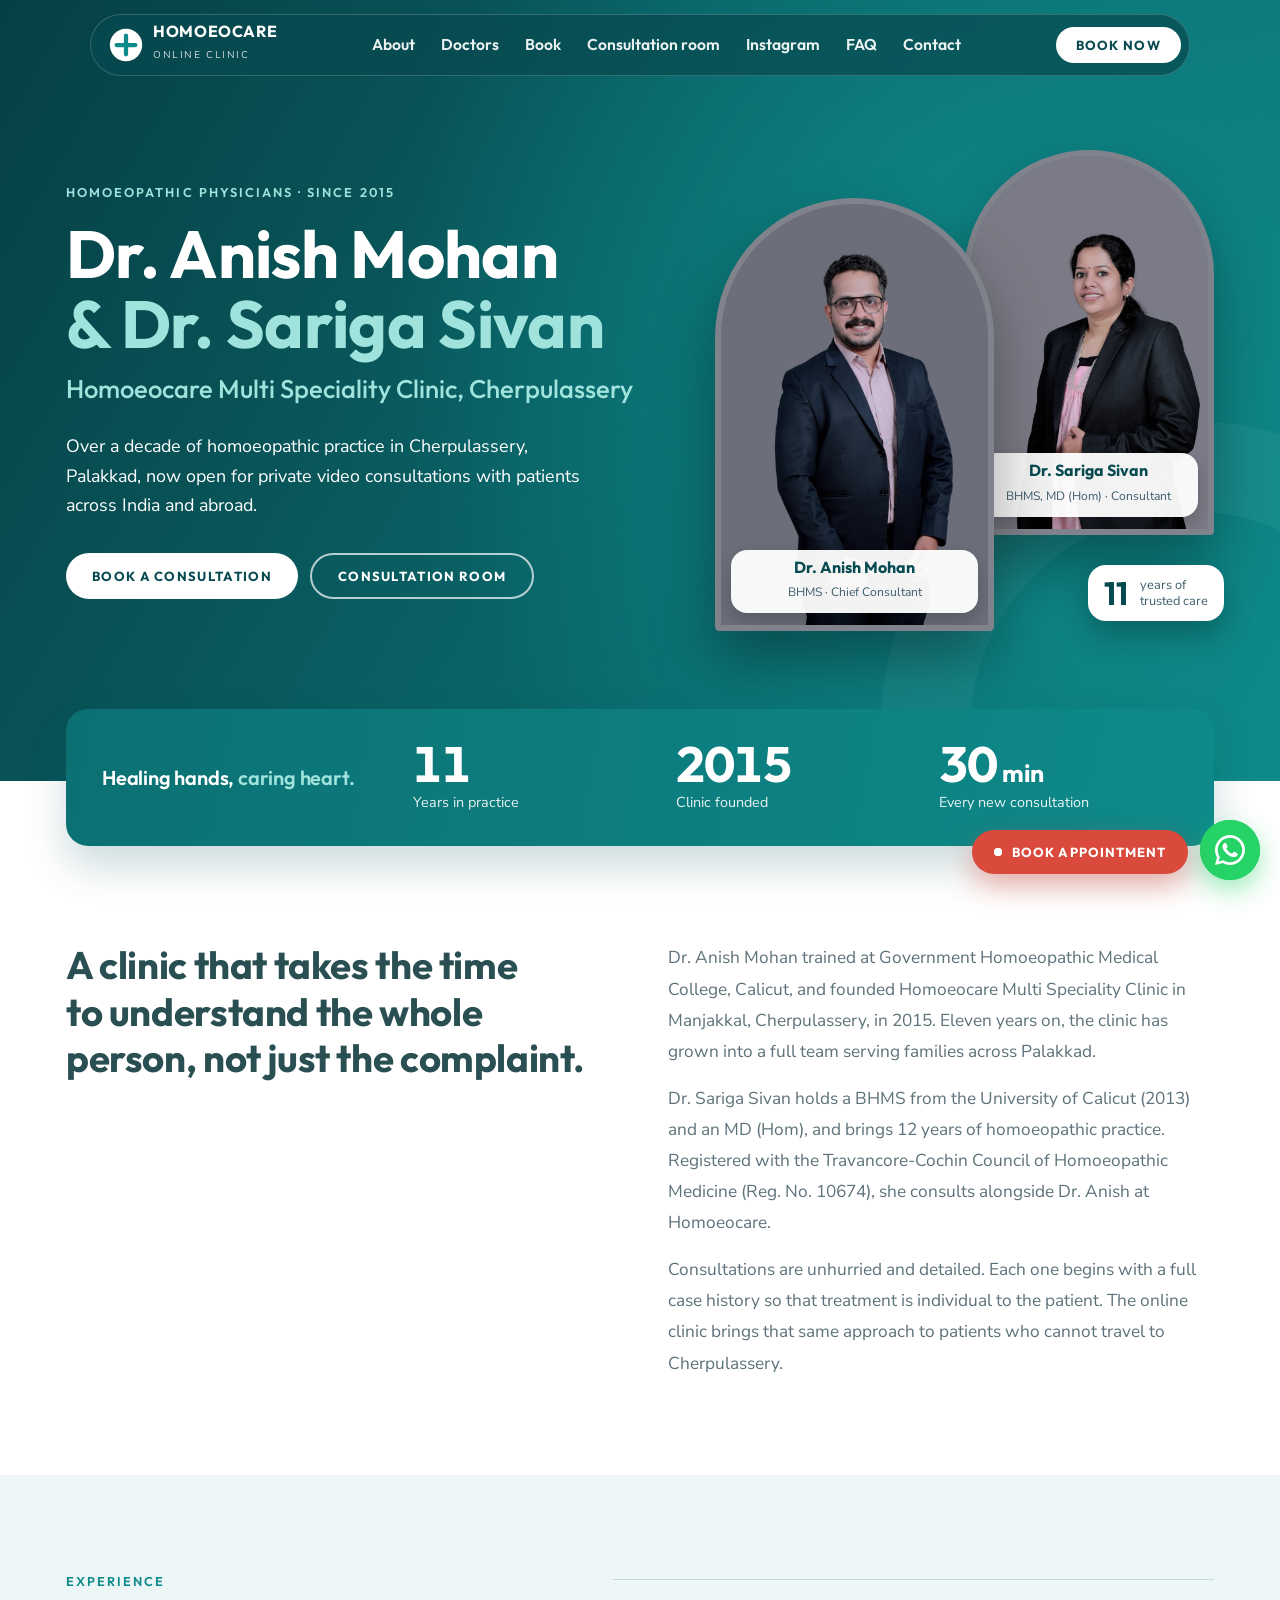
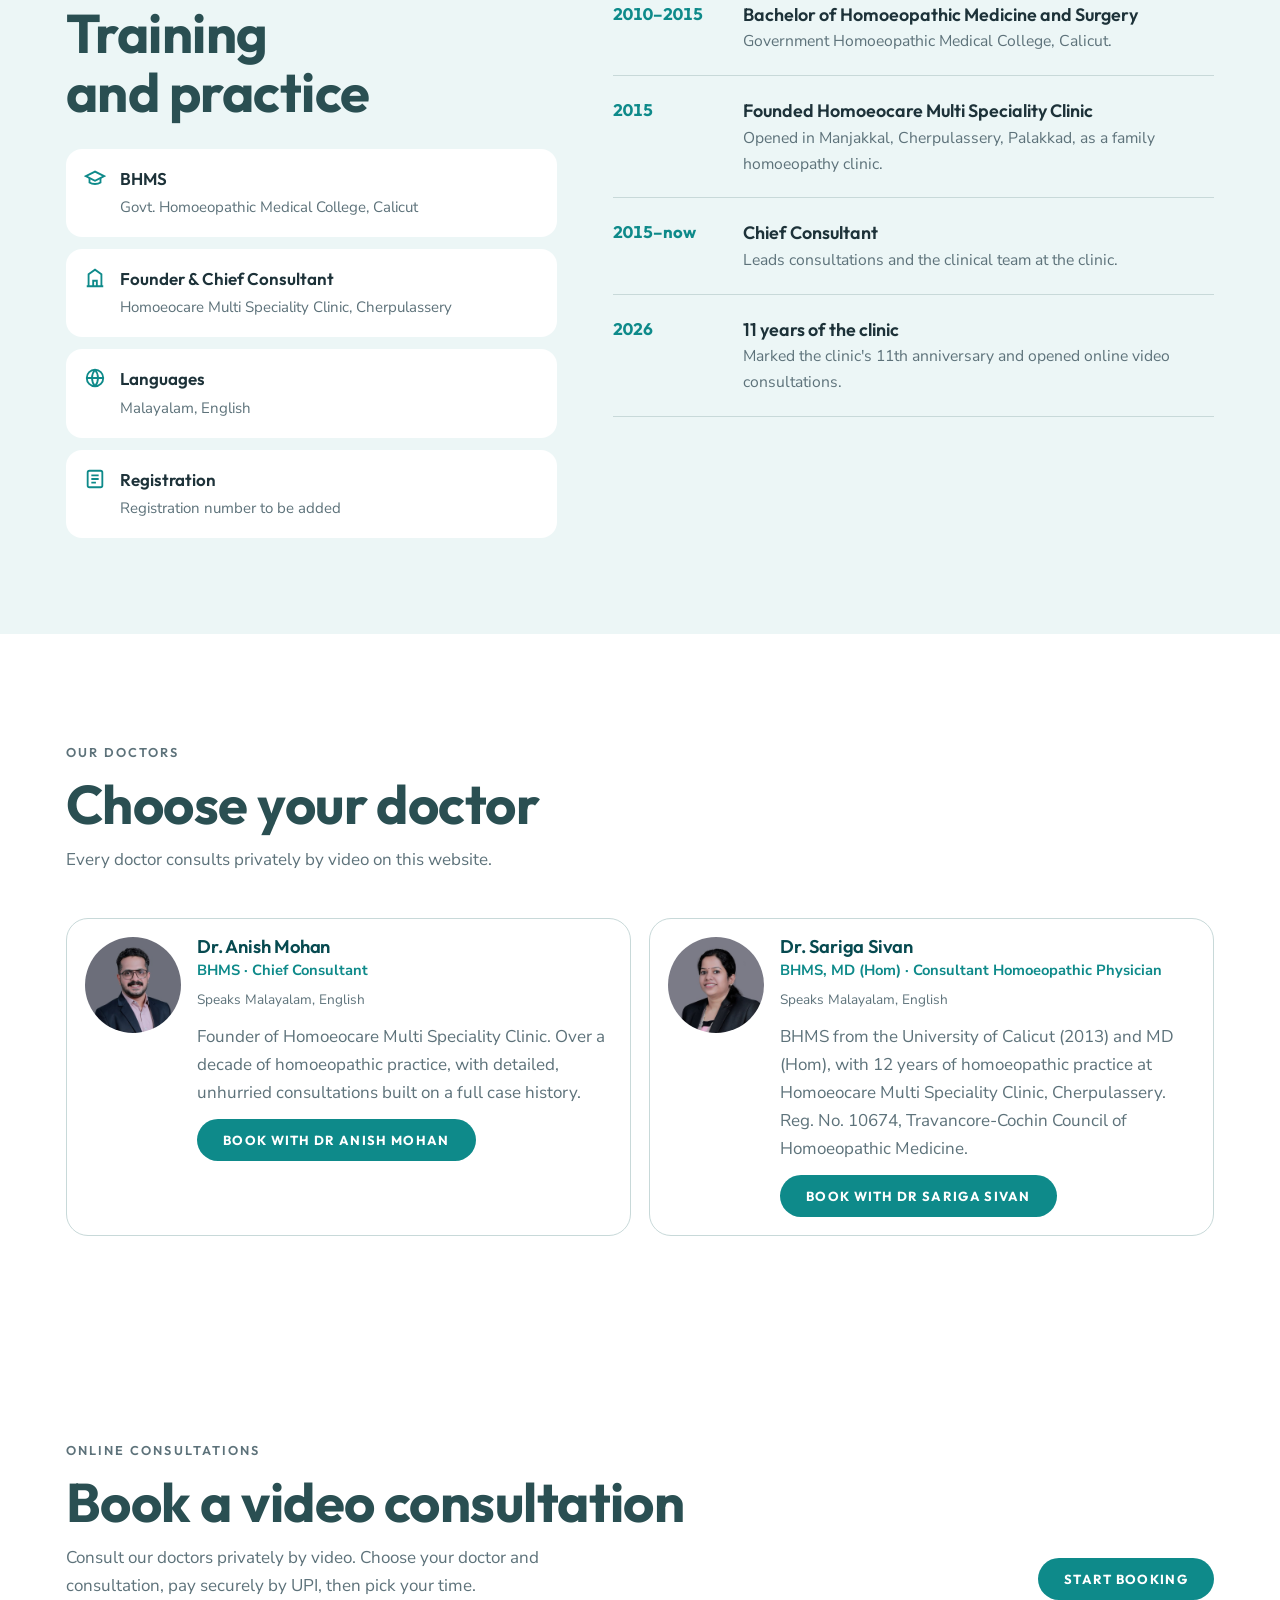
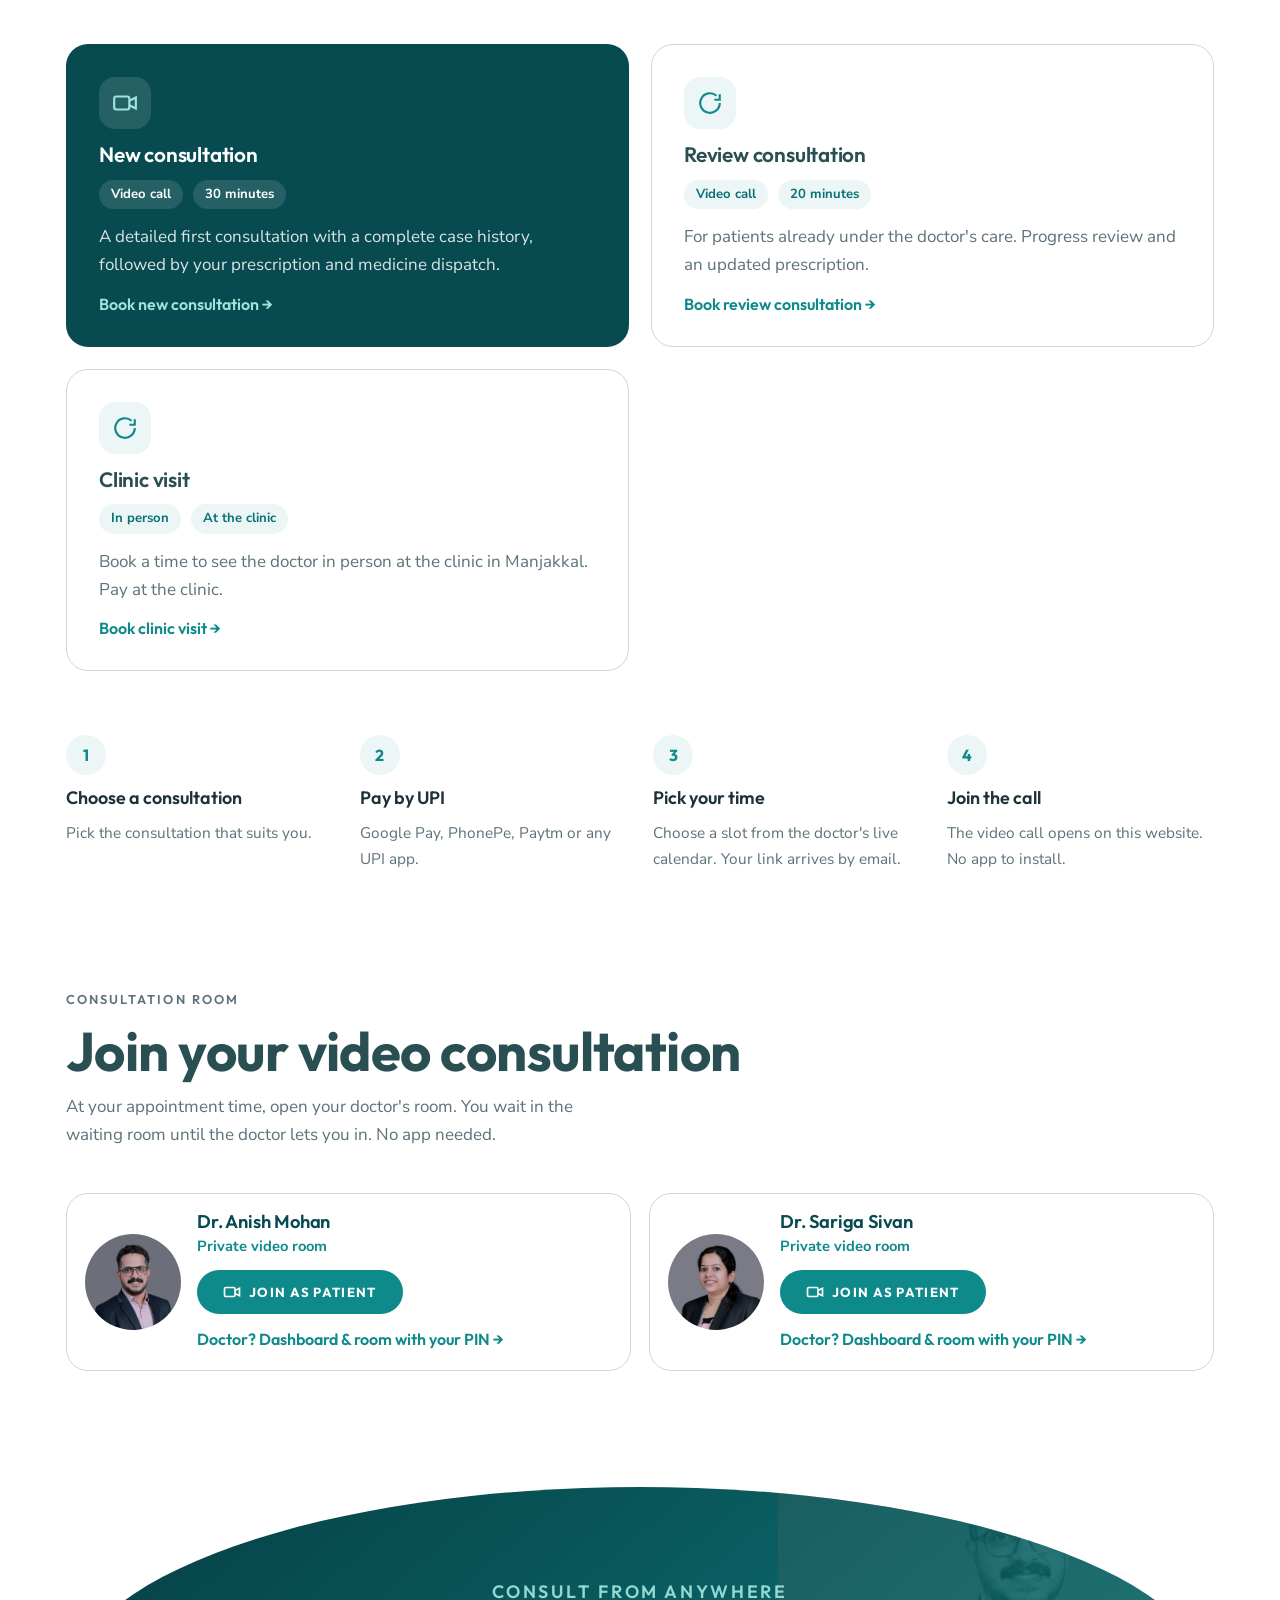
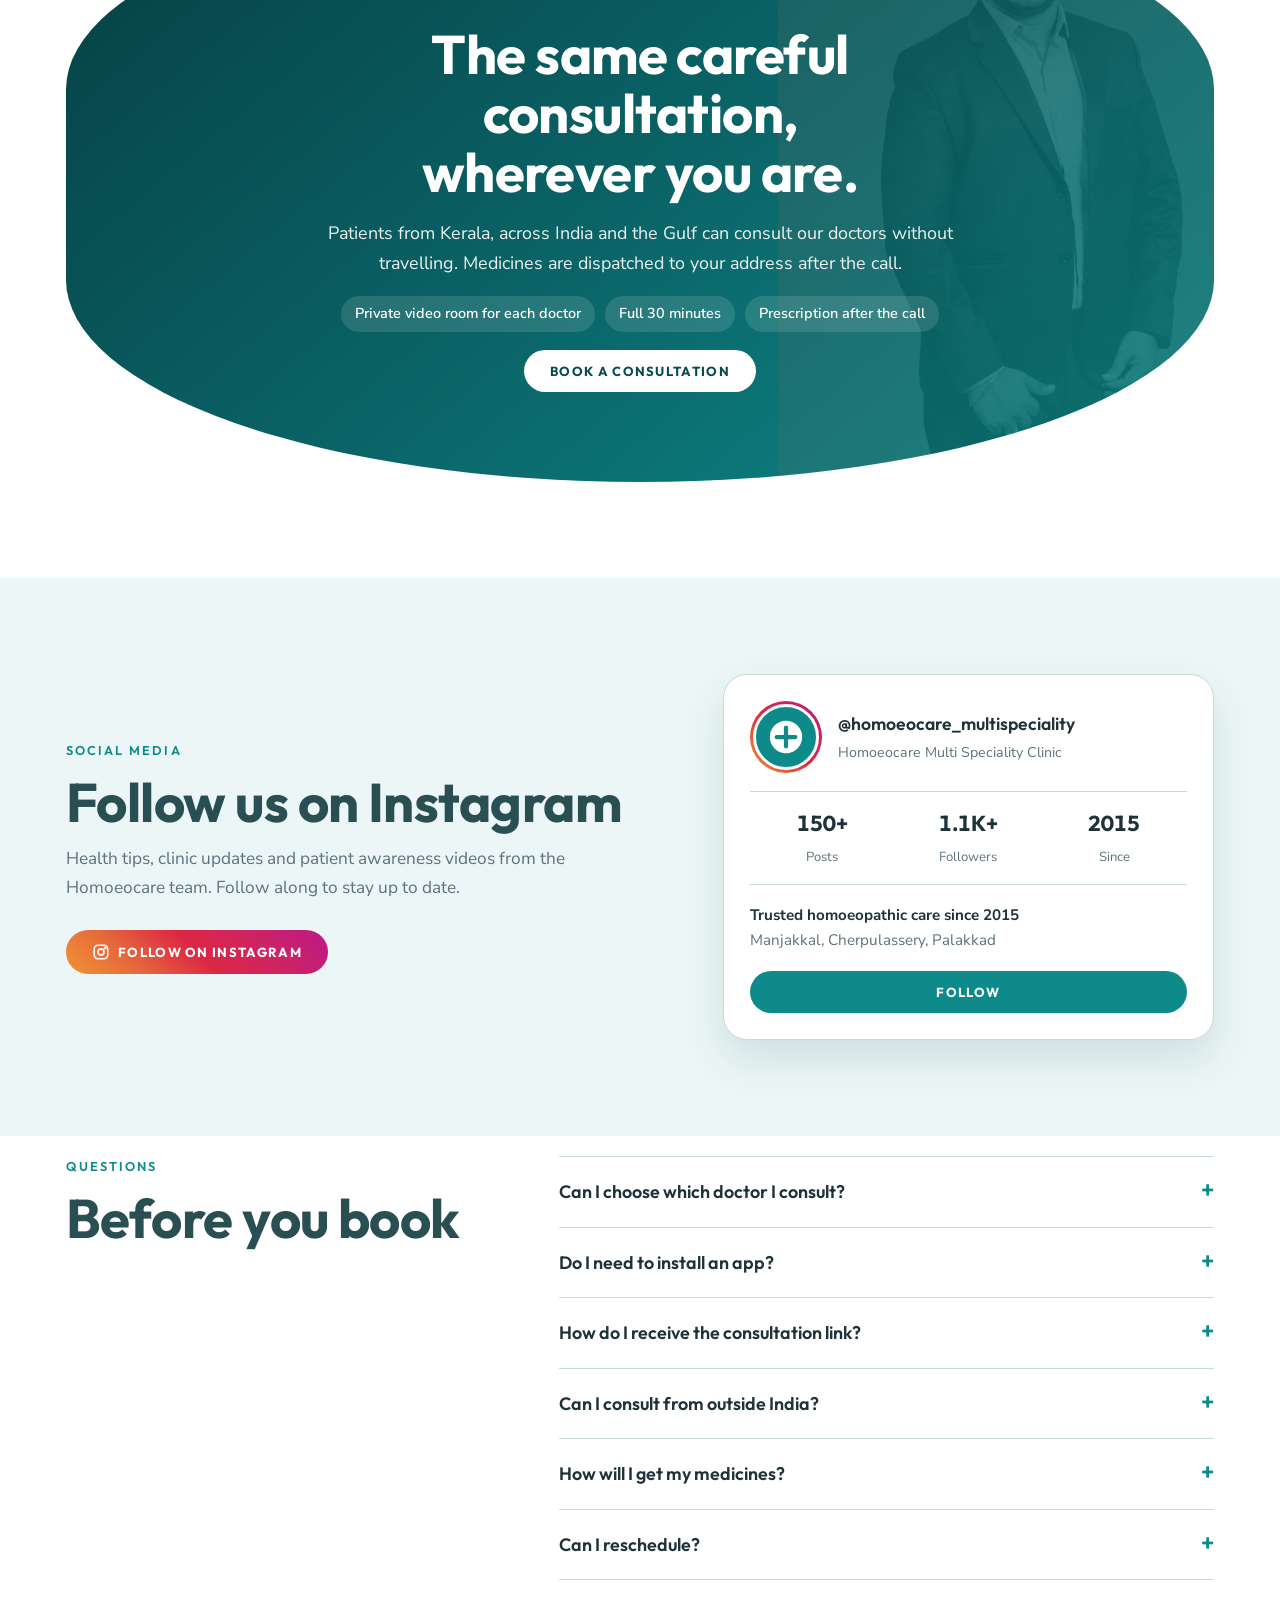
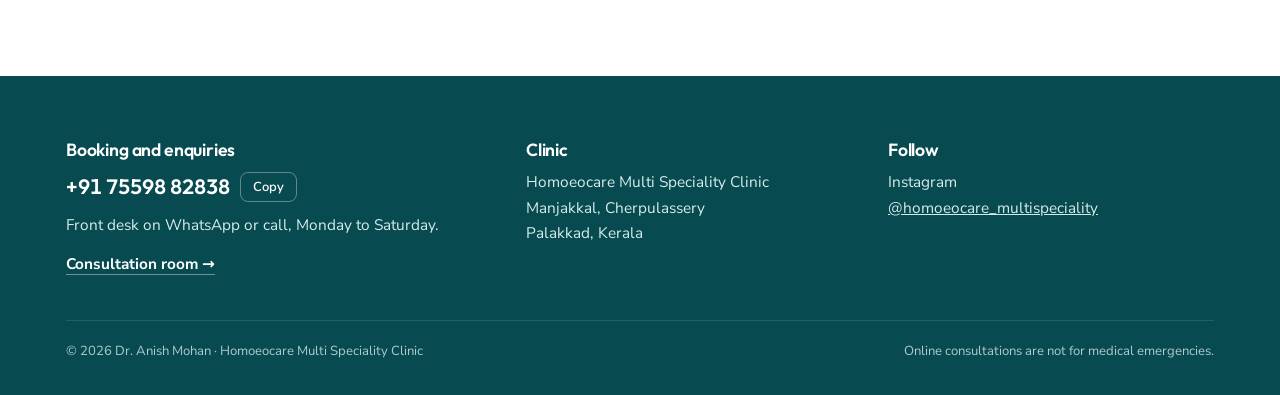
<file: index.html>
<!doctype html>
<html lang="en">
<head>
<meta charset="utf-8">
<meta name="viewport" content="width=device-width, initial-scale=1, viewport-fit=cover">
<title>Homoeocare Multi Speciality Clinic | Online Consultations</title>
<meta name="description" content="Homoeocare Multi Speciality Clinic, Cherpulassery. Book a private online video consultation with Dr. Anish Mohan or Dr. Sariga Sivan.">
<link rel="canonical" href="https://homoeocareonline.com/">
<meta property="og:type" content="website">
<meta property="og:url" content="https://homoeocareonline.com/">
<meta property="og:title" content="Homoeocare Multi Speciality Clinic | Online Consultations">
<meta property="og:description" content="Private online video consultations with Dr. Anish Mohan and Dr. Sariga Sivan, Homoeocare Multi Speciality Clinic, Cherpulassery.">
<meta property="og:image" content="https://homoeocareonline.com/dr-anish.jpg">
<script type="application/ld+json">
{"@context":"https://schema.org","@type":"MedicalClinic","name":"Homoeocare Multi Speciality Clinic","url":"https://homoeocareonline.com/","telephone":"+91 75598 82838","image":"https://homoeocareonline.com/dr-anish.jpg","address":{"@type":"PostalAddress","streetAddress":"Opp. BPCL Petrol Pump, Manjakkal","addressLocality":"Cherpulassery","addressRegion":"Kerala","postalCode":"679503","addressCountry":"IN"},"geo":{"@type":"GeoCoordinates","latitude":10.874368,"longitude":76.2967026},"sameAs":["https://www.instagram.com/homoeocare_multispeciality/"],"employee":[{"@type":"Physician","name":"Dr. Anish Mohan"},{"@type":"Physician","name":"Dr. Sariga Sivan"}]}
</script>
<style>:root{padding-top:env(safe-area-inset-top,0px);padding-bottom:env(safe-area-inset-bottom,0px)}body{margin:0}img{max-width:100%}[hidden]{display:none!important}</style>
<link rel="preconnect" href="https://fonts.googleapis.com">
<link rel="stylesheet" href="https://fonts.googleapis.com/css2?family=Outfit:wght@500;600;700;800&family=Nunito+Sans:opsz,wght@6..12,400;6..12,600;6..12,700&display=swap">
<link rel="stylesheet" href="style.css">
<link rel="manifest" href="manifest.webmanifest">
<link rel="icon" type="image/png" href="icons/icon-192.png">
<link rel="apple-touch-icon" href="icons/icon-192.png">
<!-- Doctor details live in config.js. Do not edit this file for a new doctor. -->
<script>document.write('<script src="config.js?v=' + Date.now() + '"><\/script>')</script><!-- always the newest settings -->
</head>
<body>
<div id="app"></div>
<div class="overlay" id="ov" hidden>
  <div class="sheet" role="dialog" aria-modal="true" aria-labelledby="sheet-title">
    <div class="sheet-top"><h3 id="sheet-title">Book a consultation</h3><button class="x" id="close" aria-label="Close">×</button></div>
    <div class="prog" aria-hidden="true"><i></i><i></i><i></i></div>
    <div id="stepbox"></div>
  </div>
</div>
<script src="qrcode.js"></script>
<script src="app.js"></script>
</body>
</html>
</file>
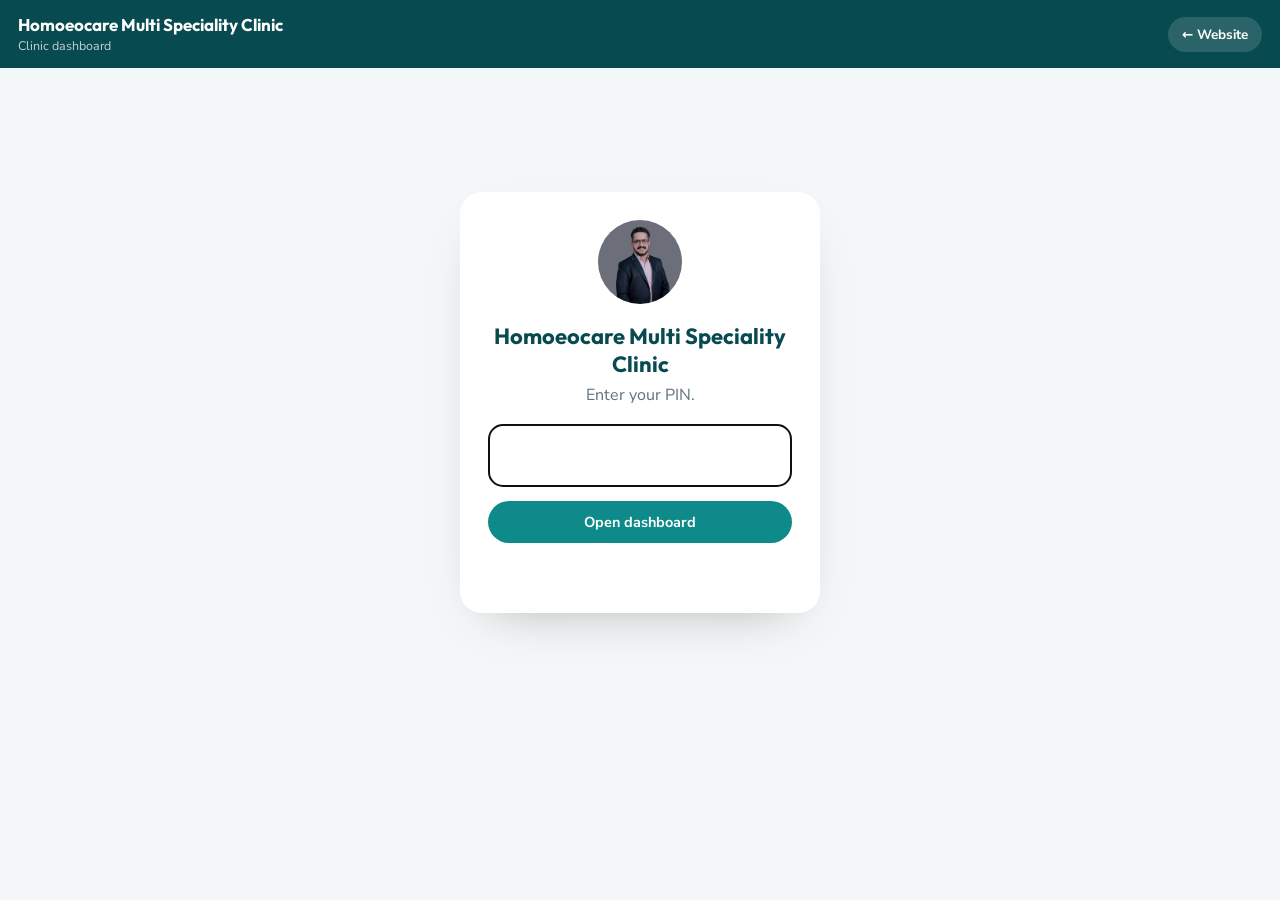
<file: doctor.html>
<!doctype html>
<html lang="en">
<head>
<meta charset="utf-8">
<meta name="viewport" content="width=device-width, initial-scale=1, viewport-fit=cover">
<meta name="robots" content="noindex">
<title>Clinic dashboard</title>
<link rel="manifest" href="manifest.webmanifest">
<link rel="icon" type="image/png" href="icons/icon-192.png">
<link rel="apple-touch-icon" href="icons/icon-192.png">
<link rel="preconnect" href="https://fonts.googleapis.com">
<link href="https://fonts.googleapis.com/css2?family=Outfit:wght@600;700&family=Nunito+Sans:wght@400;600;700&display=swap" rel="stylesheet">
<script>document.write('<script src="config.js?v=' + Date.now() + '"><\/script>')</script><!-- always the newest settings -->
<!-- DotCom Pro: doctor / front-desk page. Details from config.js; every key stays in the Cloudflare helper. -->
<style>
  :root{--brand:#0e8a8a;--deep:#074a50;--accent:#d94a3d;--light:#9fe3dc;--bg:#f3f7f8;--card:#fff;--fg:#1d3239;--muted:#5d727a;--line:#e1eaec;--ok:#1e8e3e}
  *{box-sizing:border-box;margin:0;padding:0}
  body{font-family:"Nunito Sans",system-ui,sans-serif;background:var(--bg);color:var(--fg);min-height:100dvh;padding-bottom:env(safe-area-inset-bottom)}
  button,input,select{font:inherit}button{cursor:pointer}
  header{background:var(--deep);color:#fff;padding:calc(14px + env(safe-area-inset-top)) 18px 14px;display:flex;align-items:center;justify-content:space-between;gap:12px;position:sticky;top:0;z-index:5}
  header b{font:700 17px Outfit}header small{display:block;opacity:.75;font-size:12.5px}
  .hacts{display:flex;align-items:center;gap:6px;flex-wrap:wrap;justify-content:flex-end}
  a.hbtn{text-decoration:none;display:inline-block}
  .hbtn{white-space:nowrap}
  .hbtn{background:rgba(255,255,255,.14);color:#fff;border:0;border-radius:999px;padding:8px 14px;font-weight:700;font-size:13.5px}
  main{max-width:820px;margin:0 auto;padding:16px}
  .login{max-width:360px;margin:12vh auto 0;background:var(--card);border-radius:22px;padding:28px;text-align:center;box-shadow:0 20px 50px -30px rgba(0,0,0,.35)}
  .login img{width:84px;height:84px;border-radius:50%;object-fit:cover;object-position:center 20%;margin-bottom:12px}
  .login h1{font:700 22px Outfit;color:var(--deep)}
  .login p{color:var(--muted);margin:6px 0 18px}
  .pin{width:100%;font:700 26px Outfit;letter-spacing:.4em;text-align:center;padding:14px;border:1.5px solid var(--line);border-radius:14px;margin-bottom:14px}
  .btn{display:inline-flex;align-items:center;justify-content:center;gap:8px;border:0;border-radius:999px;padding:11px 18px;font-weight:700;font-size:14.5px;background:var(--brand);color:#fff;text-decoration:none}
  .btn.full{width:100%}.btn.ghost{background:transparent;color:var(--deep);border:1.5px solid var(--line)}
  .btn.ok{background:var(--ok)}.btn.no{background:#fff;color:#b3261e;border:1.5px solid #f1c9c6}.btn.wa{background:#25d366}
  .btn.sm{padding:8px 12px;font-size:13px}
  .btn:disabled{opacity:.55;cursor:wait}
  .err{color:#b3261e;min-height:1.3em;margin-top:10px;font-size:14px}
  .tabs{display:flex;gap:6px;margin:4px 0 14px;overflow-x:auto}
  .tab{flex:1;min-width:max-content;border:1.5px solid var(--line);background:var(--card);border-radius:14px;padding:11px 12px;font-weight:700;color:var(--muted)}
  .tab[aria-selected=true]{background:var(--deep);color:#fff;border-color:var(--deep)}
  .tab .n{display:inline-grid;place-items:center;min-width:20px;height:20px;border-radius:10px;background:var(--accent);color:#fff;font-size:11.5px;margin-left:6px;padding:0 6px}
  .tab[aria-selected=true] .n{background:#fff;color:var(--deep)}
  .chips{display:flex;gap:6px;flex-wrap:wrap;margin-bottom:12px}
  .roombar{display:flex;flex-wrap:wrap;align-items:center;justify-content:space-between;gap:12px;background:var(--deep);color:#fff;border-radius:18px;padding:16px 18px;margin-bottom:12px}
  .roombar b{display:block;font-size:17px}.roombar span{font-size:13px;opacity:.85}
  .roombar .rbtns{display:flex;gap:8px;flex-wrap:wrap}.roombar .btn{background:#fff;color:var(--deep)}
  .chip{border:1.5px solid var(--line);background:var(--card);border-radius:999px;padding:6px 12px;font-weight:700;font-size:13px;color:var(--muted)}
  .chip[aria-pressed=true]{background:var(--brand);border-color:var(--brand);color:#fff}
  .card{background:var(--card);border-radius:18px;padding:16px;margin-bottom:12px;border:1px solid var(--line)}
  .card .top{display:flex;justify-content:space-between;gap:10px;align-items:flex-start}
  .card h3{font:700 17px Outfit;color:var(--deep)}
  .when{font-weight:700;text-align:right;white-space:nowrap}.when small{display:block;font-weight:600;color:var(--muted)}
  .meta{color:var(--muted);font-size:14px;margin-top:6px;display:grid;gap:3px}
  .meta a{color:var(--brand);font-weight:700;text-decoration:none}
  .tag{display:inline-block;background:#eef8f1;color:var(--ok);font-weight:700;border-radius:8px;padding:2px 8px;font-size:12.5px}
  .tag.doc{background:#eef4f8;color:var(--deep)}
  .acts{display:flex;gap:8px;flex-wrap:wrap;margin-top:12px}.acts .btn{flex:1;min-width:110px}
  .empty{text-align:center;color:var(--muted);padding:40px 10px}
  .note{font-size:13px;color:var(--muted)}
  .notify{background:#fff8e6;border:1px solid #f3dfa8;border-radius:14px;padding:12px 14px;display:flex;gap:10px;align-items:center;justify-content:space-between;margin-bottom:12px;font-size:14px}
  .today{border-left:4px solid var(--accent)}
  .panel{background:var(--card);border:1px solid var(--line);border-radius:18px;padding:18px;margin-bottom:12px}
  .panel h3{font:700 18px Outfit;color:var(--deep);margin-bottom:10px}
  .row{display:flex;gap:10px;flex-wrap:wrap;align-items:end}
  .row label{display:grid;gap:4px;font-size:13px;font-weight:700;color:var(--muted);flex:1;min-width:140px}
  .row input,.row select{padding:10px 12px;border:1.5px solid var(--line);border-radius:12px;background:#fff}
  .stats{display:grid;grid-template-columns:repeat(auto-fit,minmax(120px,1fr));gap:10px;margin:12px 0}
  .stat{background:var(--bg);border-radius:14px;padding:12px}.stat b{display:block;font:700 22px Outfit;color:var(--deep)}.stat span{font-size:12.5px;color:var(--muted)}
  table{width:100%;border-collapse:collapse;font-size:14px;margin-top:8px}td,th{padding:7px 6px;border-bottom:1px solid var(--line);text-align:left}th{color:var(--muted);font-size:12.5px}
  .toast{position:fixed;left:50%;bottom:calc(20px + env(safe-area-inset-bottom));transform:translateX(-50%);background:var(--deep);color:#fff;padding:12px 16px;border-radius:16px;font-weight:700;box-shadow:0 10px 30px -10px rgba(0,0,0,.4);display:none;align-items:center;gap:10px;max-width:calc(100% - 32px);z-index:20}
  .toast.on{display:flex}
  dialog{border:0;border-radius:20px;padding:22px;max-width:400px;width:calc(100% - 32px)}
  dialog::backdrop{background:rgba(0,0,0,.4)}
  dialog h3{font:700 19px Outfit;color:var(--deep);margin-bottom:8px}
  dialog textarea{width:100%;min-height:80px;border:1.5px solid var(--line);border-radius:12px;padding:10px;margin:10px 0}
</style>
</head>
<body>
<header><div><b id="dn"></b><small id="who">Clinic dashboard</small></div><div class="hacts"><a class="hbtn" href="./">← Website</a><span id="hdrBtns" hidden><button class="hbtn" id="refresh">Refresh</button> <button class="hbtn" id="logout">Log out</button></span></div></header>
<main id="main"></main>
<dialog id="dlg"></dialog>
<div class="toast" id="toast"><span id="toastMsg"></span></div>
<script src="jspdf.min.js"></script>
<script>
(function(){
const S = window.SITE, DOCS = S.doctors || [], CL = S.clinic || {};
const API = ((S.helper && S.helper.url) || "").replace(/\/$/, "");
const $ = id => document.getElementById(id);
const esc = s => String(s ?? "").replace(/[&<>"]/g, c => ({ "&":"&amp;","<":"&lt;",">":"&gt;",'"':"&quot;" }[c]));
const r = document.documentElement.style;
r.setProperty("--brand", S.theme.brand); r.setProperty("--deep", S.theme.brandDeep); r.setProperty("--accent", S.theme.accent); r.setProperty("--light", S.theme.light);
$("dn").textContent = CL.name || S.doctor.name; document.title = "Dashboard · " + (CL.name || S.doctor.name);
if ("serviceWorker" in navigator) navigator.serviceWorker.register("sw.js").catch(() => {});
const params = new URLSearchParams(location.search);

const store = {
  get() { try { return JSON.parse(localStorage.getItem("docSession") || "null"); } catch (e) { return null; } },
  set(v) { try { v ? localStorage.setItem("docSession", JSON.stringify(v)) : localStorage.removeItem("docSession"); localStorage.setItem("docToken", v ? v.token : ""); } catch (e) {} }
};
let sess = store.get(), data = { pending: [], upcoming: [], past: [] }, tab = "pending", filter = "all", timer = null;
const isDesk = () => sess && sess.role === "desk";

function toast(t, waLink) {
  const el = $("toast"); $("toastMsg").textContent = t;
  const old = el.querySelector("a"); if (old) old.remove();
  if (waLink) { const a = document.createElement("a"); a.className = "btn wa sm"; a.href = waLink; a.target = "_blank"; a.rel = "noopener"; a.textContent = "Send on WhatsApp"; el.appendChild(a); }
  el.classList.add("on"); clearTimeout(el._t); el._t = setTimeout(() => el.classList.remove("on"), waLink ? 12000 : 2800);
}
const waUrl = (to, text) => `https://wa.me/${String(to).replace(/\D/g, "")}?text=${encodeURIComponent(text)}`;
function reportWa(okMsg, wa) {   // automatic WhatsApp, or "tap to send" backup
  if (!wa || wa.sent) return toast(okMsg + (wa && wa.sent ? " WhatsApp sent." : ""));
  if (wa.to && wa.text) return toast(okMsg + " WhatsApp didn't send automatically.", waUrl(wa.to, wa.text));
  toast(okMsg + " (No WhatsApp number on this booking.)");
}
async function api(path, opts = {}) {
  if (!API) throw new Error("The dashboard is not connected yet (helper URL missing in config.js).");
  const res = await fetch(API + path, { ...opts, headers: { "Content-Type": "application/json", ...(sess ? { Authorization: "Bearer " + sess.token } : {}) } });
  const d = await res.json().catch(() => ({}));
  if (res.status === 401 && path !== "/login") { logout(); throw new Error("Please log in again."); }
  if (!res.ok) throw new Error(d.error || "Something went wrong.");
  return d;
}
const post = (p, b) => api(p, { method: "POST", body: JSON.stringify(b || {}) });

/* ---------- login ---------- */
function showLogin(msg) {
  $("hdrBtns").hidden = true; $("who").textContent = "Clinic dashboard";
  $("main").innerHTML = `<form class="login" id="lf"><img src="${esc(S.doctor.photo)}" alt=""><h1>${esc(CL.name || S.doctor.name)}</h1><p>Enter your PIN.</p>
    <input class="pin" id="pin" type="password" inputmode="numeric" autocomplete="current-password" maxlength="8" aria-label="PIN" required>
    <button class="btn full" id="lb">Open dashboard</button><p class="err" id="le">${esc(msg || "")}</p></form>`;
  $("pin").focus();
  $("lf").onsubmit = async e => {
    e.preventDefault(); const b = $("lb"); b.disabled = true; $("le").textContent = "";
    try { const d = await api("/login", { method: "POST", body: JSON.stringify({ pin: $("pin").value.trim() }) }); sess = d; store.set(sess); afterLogin(); }
    catch (er) { $("le").textContent = er.message; b.disabled = false; $("pin").select(); }
  };
}
function logout() { sess = null; store.set(null); clearInterval(timer); showLogin(); }
$("logout").onclick = logout;
$("refresh").onclick = () => load(true);
function afterLogin() { start(); }   // always open the dashboard; the room is one tap away (room bar)

/* ---------- helpers ---------- */
const TZ = "Asia/Kolkata";
const day = d => new Date(d).toLocaleDateString("en-IN", { timeZone: TZ, weekday: "short", day: "numeric", month: "short" });
const time = d => new Date(d).toLocaleTimeString("en-IN", { timeZone: TZ, hour: "numeric", minute: "2-digit" });
const isToday = d => day(d) === day(Date.now());
const upiRef = n => (String(n).match(/UPI ref:\s*(\d{12})/i) || [])[1] || "";
const phoneDigits = p => String(p).replace(/\D/g, "");
const siteBase = () => location.origin + location.pathname.replace(/doctor\.html$/, "");
const joinLink = docId => `${siteBase()}consult.html?d=${encodeURIComponent(docId)}`;

function start() {
  $("hdrBtns").hidden = false; $("who").textContent = isDesk() ? "Front desk" : (sess.name || "Doctor");
  load(); clearInterval(timer); timer = setInterval(() => document.visibilityState === "visible" && ["pending", "upcoming", "past"].includes(tab) && load(), 60000);
}
async function load(manual) {
  try { data = await api("/bookings"); render(); if (manual) toast("Up to date"); }
  catch (e) { if (sess) $("main").innerHTML = `<div class="empty">${esc(e.message)}<br><br><button class="btn" onclick="location.reload()">Try again</button></div>`; }
}
const byFilter = l => filter === "all" ? l : l.filter(b => b.doctor === filter);

function render() {
  const P = byFilter(data.pending), U = byFilter(data.upcoming), D = byFilter(data.past);
  const canNotify = "Notification" in window && "serviceWorker" in navigator && "PushManager" in window;
  const notifyBox = canNotify && Notification.permission !== "granted"
    ? `<div class="notify"><span>Get a notification on this phone when a patient books.</span><button class="btn sm" id="nb">Turn on</button></div>`
    : (!canNotify && /iphone|ipad/i.test(navigator.userAgent) ? `<div class="notify"><span>On iPhone, add this page to your Home Screen (Share → Add to Home Screen) to get booking notifications.</span></div>` : "");
  const chips = isDesk() && sess.doctors.length > 1 ? `<div class="chips">${[{ id: "all", name: "All doctors" }].concat(sess.doctors).map(d => `<button class="chip" data-f="${esc(d.id)}" aria-pressed="${filter === d.id}">${esc(d.name)}</button>`).join("")}</div>` : "";
  const T = (id, label, n) => `<button class="tab" role="tab" data-t="${id}" aria-selected="${tab === id}">${label}${n ? `<span class="n">${n}</span>` : ""}</button>`;
  let body = "";
  if (tab === "pending") body = P.length ? P.map(card).join("") : `<div class="empty">No new requests. You'll be notified when a patient books.</div>`;
  if (tab === "upcoming") body = U.length ? U.map(card).join("") : `<div class="empty">No upcoming consultations.</div>`;
  if (tab === "past") body = D.length ? D.map(card).join("") : `<div class="empty">No consultations in the last 7 days.</div>`;
  if (tab === "leave") body = leaveView();
  if (tab === "report") body = reportView();
  const myRooms = isDesk() ? sess.doctors : sess.doctors.filter(d => d.id === sess.role);
  const roomBar = `<div class="roombar"><div><b>${isDesk() ? "Consultation rooms" : "Your consultation room"}</b><span>Open the room and admit your patient from the waiting room.</span></div><div class="rbtns">${myRooms.map(d => `<button class="btn" data-call="${esc(d.id)}">${isDesk() ? esc(d.name.replace(/^Dr\.?\s*/i, "Dr ")) + "'s room" : "Open my room"}</button>`).join("")}</div></div>`;
  $("main").innerHTML = `${roomBar}${notifyBox}${chips}<div class="tabs" role="tablist">${T("pending", "Requests", P.length)}${T("upcoming", "Upcoming", U.length)}${T("past", "Done", 0)}${T("leave", "Leave", 0)}${T("report", "Report", 0)}</div>${body}
    <p class="note" style="text-align:center;margin-top:10px">Times are in India time (IST).</p>`;
  document.querySelectorAll("[data-t]").forEach(b => b.onclick = () => { tab = b.dataset.t; render(); if (tab === "leave") loadLeave(); });
  document.querySelectorAll("[data-f]").forEach(b => b.onclick = () => { filter = b.dataset.f; render(); });
  document.querySelectorAll("[data-ok]").forEach(b => b.onclick = () => confirmB(b));
  document.querySelectorAll("[data-no]").forEach(b => b.onclick = () => declineB(b.dataset.no, b.dataset.doc));
  document.querySelectorAll("[data-call]").forEach(b => b.onclick = () => openRoom(b.dataset.call));
  document.querySelectorAll("[data-fu]").forEach(b => b.onclick = () => followB(b.dataset.fu, b.dataset.doc));
  document.querySelectorAll("[data-ns]").forEach(b => b.onclick = () => noShowB(b));
  if ($("nb")) $("nb").onclick = enablePush;
  if (tab === "leave") wireLeave();
  if (tab === "report") wireReport();
}
const REVIEW = ((window.SITE.clinic || {}).googleReviewUrl || "").trim();
const reviewMsg = b => `Hello ${b.name}, thank you for consulting ${b.doctorName}. If you were happy with your care, please leave a short Google review: ${REVIEW} Thank you.`;
function card(b) {
  const ref = upiRef(b.notes), ph = phoneDigits(b.phone);
  const other = b.notes.replace(/UPI ref:\s*\d{12}\s*(\(₹?\d+\))?/i, "").trim();
  const msg = `Hello ${b.name}, your consultation with ${b.doctorName} is confirmed for ${day(b.start)} at ${time(b.start)} IST. Join here at that time: ${joinLink(b.doctor)}`;
  const acts = tab === "pending"
    ? `<button class="btn no" data-no="${esc(b.uid)}" data-doc="${esc(b.doctor)}">Decline</button><button class="btn ok" data-ok="${esc(b.uid)}" data-doc="${esc(b.doctor)}" data-name="${esc(b.name)}">Confirm</button>`
    : tab === "upcoming"
      ? `${ph ? `<a class="btn wa" href="${waUrl(ph, msg)}" target="_blank" rel="noopener">Send link</a>` : ""}${!isDesk() || true ? `<button class="btn" data-call="${esc(b.doctor)}">Start call</button>` : ""}`
      : `<button class="btn ghost" data-ns="${esc(b.uid)}" data-doc="${esc(b.doctor)}" ${b.absent ? "disabled" : ""}>${b.absent ? "Marked no-show" : "Patient didn't join"}</button><button class="btn" data-fu="${esc(b.uid)}" data-doc="${esc(b.doctor)}">Follow-up</button>${REVIEW && ph && !b.absent ? `<a class="btn wa" href="${waUrl(ph, reviewMsg(b))}" target="_blank" rel="noopener">Ask for Google review</a>` : ""}`;
  return `<div class="card${tab === "upcoming" && isToday(b.start) ? " today" : ""}">
    <div class="top"><div><h3>${esc(b.name)}</h3><div class="meta"><span>${esc(b.title)}</span>${isDesk() ? `<span><span class="tag doc">${esc(b.doctorName)}</span></span>` : ""}</div></div>
      <div class="when">${isToday(b.start) ? "Today" : esc(day(b.start))}<small>${esc(time(b.start))}</small></div></div>
    <div class="meta">
      ${ph ? `<span>WhatsApp: <a href="https://wa.me/${ph}" target="_blank" rel="noopener">${esc(b.phone)}</a></span>` : ""}
      ${ref ? `<span>Paid by UPI · <span class="tag">Ref ${esc(ref)}</span></span>` : (tab === "pending" ? `<span>No UPI reference entered. Check your UPI app.</span>` : "")}
      ${other ? `<span>Note: ${esc(other)}</span>` : ""}
    </div>
    <div class="acts">${acts}</div></div>`;
}
async function confirmB(btn) {
  btn.disabled = true;
  try { const d = await post("/confirm", { uid: btn.dataset.ok, doctor: btn.dataset.doc }); reportWa(`Confirmed. ${btn.dataset.name} gets an email.`, d.wa); await load(); }
  catch (e) { toast(e.message); btn.disabled = false; }
}
function dialog(html, wire) { const d = $("dlg"); d.innerHTML = html; d.showModal(); wire(d); }
function declineB(uid, doc) {
  dialog(`<h3>Decline this booking?</h3><p class="note">The patient gets an email and a WhatsApp. If they already paid, refund them by UPI.</p><textarea id="reason">The doctor is not available at this time. Please book another slot.</textarea><div class="acts"><button class="btn ghost" id="dNo">Keep it</button><button class="btn no" id="dYes">Decline</button></div>`, d => {
    $("dNo").onclick = () => d.close();
    $("dYes").onclick = async () => {
      $("dYes").disabled = true;
      try { const x = await post("/decline", { uid, doctor: doc, reason: $("reason").value }); d.close(); reportWa("Declined.", x.wa); await load(); }
      catch (e) { toast(e.message); $("dYes").disabled = false; }
    };
  });
}
function followB(uid, doc) {
  dialog(`<h3>Follow-up</h3><p class="note">The patient gets a WhatsApp now asking them to book their review around that time, with the booking link.</p>
    <div class="row" style="margin:14px 0"><label>Review in<select id="wk"><option value="1">1 week</option><option value="2" selected>2 weeks</option><option value="4">4 weeks</option><option value="6">6 weeks</option><option value="8">8 weeks</option><option value="12">3 months</option></select></label></div>
    <div class="acts"><button class="btn ghost" id="fNo">Cancel</button><button class="btn" id="fYes">Send</button></div>`, d => {
    $("fNo").onclick = () => d.close();
    $("fYes").onclick = async () => {
      $("fYes").disabled = true;
      try { const x = await post("/followup", { uid, doctor: doc, weeks: $("wk").value }); d.close(); reportWa("Follow-up sent.", x.wa); }
      catch (e) { toast(e.message); $("fYes").disabled = false; }
    };
  });
}
async function noShowB(btn) {
  btn.disabled = true;
  try { await post("/noshow", { uid: btn.dataset.ns, doctor: btn.dataset.doc }); toast("Marked as no-show."); await load(); }
  catch (e) { toast(e.message); btn.disabled = false; }
}
async function openRoom(docId) {
  $("main").innerHTML = `<div class="empty">Opening the consultation room…</div>`;
  try { const d = await post("/host-token", { doctor: docId }); location.href = `consult.html?d=${encodeURIComponent(docId)}&host=${encodeURIComponent(d.token)}`; }
  catch (e) { $("main").innerHTML = `<div class="empty">${esc(e.message)}<br><br><button class="btn" onclick="location.href='doctor.html'">Back</button></div>`; }
}

/* ---------- leave / holiday ---------- */
let leave = { doc: "", items: null, err: "" };
function leaveDoc() { return isDesk() ? (filter !== "all" ? filter : (leave.doc || sess.doctors[0].id)) : sess.role; }
function leaveView() {
  const doc = leaveDoc(), today = new Date().toISOString().slice(0, 10);
  return `<div class="panel"><h3>Leave / holiday</h3><p class="note">Chosen days disappear from booking. Bookings already made stay; decline them if needed.</p>
    <div class="row" style="margin-top:12px">${isDesk() ? `<label>Doctor<select id="lvDoc">${sess.doctors.map(d => `<option value="${esc(d.id)}" ${d.id === doc ? "selected" : ""}>${esc(d.name)}</option>`).join("")}</select></label>` : ""}
      <label>From<input type="date" id="lvFrom" min="${today}" value="${today}"></label><label>To<input type="date" id="lvTo" min="${today}" value="${today}"></label>
      <button class="btn" id="lvAdd">Add leave</button></div>
    <div id="lvList" style="margin-top:14px">${leave.items === null ? `<p class="note">Loading…</p>` : leave.err ? `<p class="err">${esc(leave.err)}</p>` : leave.items.length ? `<table><tr><th>From</th><th>To</th><th></th></tr>${leave.items.map(x => `<tr><td>${esc(day(x.start))}</td><td>${esc(day(x.end))}</td><td style="text-align:right"><button class="btn ghost sm" data-lvdel="${x.id}">Remove</button></td></tr>`).join("")}</table>` : `<p class="note">No leave planned.</p>`}</div></div>`;
}
async function loadLeave() {
  leave.items = null; leave.err = "";
  try { leave.items = (await api("/leave?doctor=" + encodeURIComponent(leaveDoc()))).items; } catch (e) { leave.err = e.message; leave.items = []; }
  if (tab === "leave") render();
}
function wireLeave() {
  if ($("lvDoc")) $("lvDoc").onchange = e => { leave.doc = e.target.value; loadLeave(); };
  $("lvAdd").onclick = async () => {
    $("lvAdd").disabled = true;
    try { await post("/leave", { doctor: leaveDoc(), start: $("lvFrom").value, end: $("lvTo").value }); toast("Leave added. Those days are closed for booking."); loadLeave(); }
    catch (e) { toast(e.message); $("lvAdd").disabled = false; }
  };
  document.querySelectorAll("[data-lvdel]").forEach(b => b.onclick = async () => {
    b.disabled = true;
    try { await post("/leave-delete", { doctor: leaveDoc(), id: b.dataset.lvdel }); toast("Leave removed."); loadLeave(); }
    catch (e) { toast(e.message); b.disabled = false; }
  });
}

/* ---------- monthly report (PDF) ---------- */
let rep = { month: new Date().toISOString().slice(0, 7), data: null, err: "" };
const money = n => "Rs " + Number(n || 0).toLocaleString("en-IN");
function reportView() {
  const R = rep.data, t = R && R.total;
  return `<div class="panel"><h3>Monthly report</h3>
    <div class="row">${isDesk() ? `<label>Doctor<select id="rpDoc"><option value="all">All doctors</option>${sess.doctors.map(d => `<option value="${esc(d.id)}" ${filter === d.id ? "selected" : ""}>${esc(d.name)}</option>`).join("")}</select></label>` : ""}
      <label>Month<input type="month" id="rpMonth" value="${rep.month}"></label><button class="btn" id="rpGo">Show</button><button class="btn ghost" id="rpPdf" ${R ? "" : "disabled"}>Download PDF</button></div>
    ${rep.err ? `<p class="err">${esc(rep.err)}</p>` : ""}
    ${t ? `<div class="stats">${[["Consultations done", t.done], ["Income", money(t.income)], ["New patients", t.newP], ["Review patients", t.reviewP], ["Cancelled", t.cancelled], ["Declined", t.declined], ["No-shows", t.noShow], ["Still upcoming", t.upcoming]].map(([a, b]) => `<div class="stat"><b>${esc(b)}</b><span>${esc(a)}</span></div>`).join("")}</div>
      ${R.doctors.length > 1 ? `<table><tr><th>Doctor</th><th>Done</th><th>Income</th><th>No-shows</th></tr>${R.doctors.map(d => `<tr><td>${esc(d.name)}</td><td>${d.done}</td><td>${money(d.income)}</td><td>${d.noShow}</td></tr>`).join("")}</table>` : ""}
      <table><tr><th>Consultation type</th><th>Done</th></tr>${Object.entries(t.byType).map(([k, v]) => `<tr><td>${esc(k)}</td><td>${v}</td></tr>`).join("") || `<tr><td colspan="2">None yet</td></tr>`}</table>
      <p class="note" style="margin-top:10px">Busiest day: <b>${esc(busiestDay(t))}</b> · Busiest time: <b>${esc(busiestHour(t))}</b></p>` : (R === null && !rep.err ? `<p class="note" style="margin-top:12px">Choose a month and tap Show.</p>` : "")}</div>`;
}
const busiestDay = t => { const e = Object.entries(t.byDay).sort((a, b) => b[1] - a[1])[0]; return e && e[1] ? e[0] : "—"; };
const hourLabel = h => { const a = +h % 12 || 12; return `${a} ${+h < 12 ? "am" : "pm"}`; };
const busiestHour = t => { const e = Object.entries(t.byHour).sort((a, b) => b[1] - a[1])[0]; return e ? `${hourLabel(e[0])}–${hourLabel((+e[0] + 1) % 24)}` : "—"; };
function wireReport() {
  $("rpGo").onclick = async () => {
    rep.month = $("rpMonth").value || rep.month; const doc = $("rpDoc") ? $("rpDoc").value : "";
    $("rpGo").disabled = true; rep.err = "";
    try { rep.data = await api(`/report?month=${rep.month}${doc ? "&doctor=" + encodeURIComponent(doc) : ""}`); } catch (e) { rep.err = e.message; rep.data = null; }
    render();
  };
  $("rpPdf").onclick = () => pdf(rep.data);
}
function pdf(R) {
  if (!R || !window.jspdf) return toast("PDF maker not loaded. Check your internet and try again.");
  const { jsPDF } = window.jspdf; const doc = new jsPDF({ unit: "mm", format: "a4" });
  const deep = S.theme.brandDeep, W = 210; let y = 0;
  const hexRGB = h => [1, 3, 5].map(i => parseInt(h.slice(i, i + 2), 16));
  doc.setFillColor(...hexRGB(deep)); doc.rect(0, 0, W, 34, "F");
  doc.setTextColor(255, 255, 255); doc.setFont("helvetica", "bold"); doc.setFontSize(18); doc.text(CL.name || S.doctor.name, 14, 15);
  doc.setFont("helvetica", "normal"); doc.setFontSize(11);
  const [yy, mm] = R.month.split("-"); const mName = new Date(Date.UTC(+yy, +mm - 1, 1)).toLocaleDateString("en-IN", { month: "long", year: "numeric", timeZone: "UTC" });
  doc.text(`Monthly report · ${mName}${R.doctors.length === 1 ? " · " + R.doctors[0].name : ""}`, 14, 24);
  y = 46; doc.setTextColor(30, 50, 57);
  const t = R.total;
  const tiles = [["Consultations done", String(t.done)], ["Income from fees", money(t.income)], ["New patients", String(t.newP)], ["Review patients", String(t.reviewP)], ["Cancelled", String(t.cancelled)], ["Declined", String(t.declined)], ["No-shows", String(t.noShow)], ["Still upcoming", String(t.upcoming)]];
  tiles.forEach((tl, i) => {
    const x = 14 + (i % 4) * 46, yy2 = y + Math.floor(i / 4) * 24;
    doc.setFillColor(243, 247, 248); doc.roundedRect(x, yy2, 43, 20, 3, 3, "F");
    doc.setFont("helvetica", "bold"); doc.setFontSize(14); doc.text(tl[1], x + 4, yy2 + 9);
    doc.setFont("helvetica", "normal"); doc.setFontSize(8.5); doc.setTextColor(93, 114, 122); doc.text(tl[0], x + 4, yy2 + 16); doc.setTextColor(30, 50, 57);
  });
  y += 56;
  const table = (title, head, rows) => {
    if (y > 250) { doc.addPage(); y = 20; }
    doc.setFont("helvetica", "bold"); doc.setFontSize(12); doc.text(title, 14, y); y += 6;
    doc.setFontSize(9.5); doc.setTextColor(93, 114, 122); head.forEach((h, i) => doc.text(h, 14 + i * 45, y)); doc.setTextColor(30, 50, 57); y += 2;
    doc.setDrawColor(225, 234, 236); doc.line(14, y, W - 14, y); y += 5; doc.setFont("helvetica", "normal");
    (rows.length ? rows : [["None"]]).forEach(rw => { if (y > 280) { doc.addPage(); y = 20; } rw.forEach((c, i) => doc.text(String(c), 14 + i * 45, y)); y += 6; });
    y += 6;
  };
  if (R.doctors.length > 1) table("By doctor", ["Doctor", "Done", "Income", "No-shows"], R.doctors.map(d => [d.name, d.done, money(d.income), d.noShow]));
  table("By consultation type", ["Type", "Done"], Object.entries(t.byType));
  table("By day of the week", ["Day", "Consultations"], ["Mon", "Tue", "Wed", "Thu", "Fri", "Sat", "Sun"].map(d => [d, t.byDay[d] || 0]));
  table("By time of day (IST)", ["Time", "Consultations"], Object.entries(t.byHour).sort((a, b) => a[0] - b[0]).map(([h, n]) => [`${hourLabel(h)}–${hourLabel((+h + 1) % 24)}`, n]));
  doc.setFontSize(8); doc.setTextColor(120, 130, 135);
  doc.text(`Generated ${new Date().toLocaleString("en-IN", { timeZone: TZ })} IST from the clinic's live booking calendar. No patient details are included.`, 14, 290);
  doc.save(`${(CL.name || "clinic").replace(/[^A-Za-z0-9]+/g, "-")}-report-${R.month}.pdf`);
}

/* ---------- phone notifications (doctor / desk only) ---------- */
const keyBytes = b => { b = b.replace(/-/g, "+").replace(/_/g, "/"); while (b.length % 4) b += "="; return Uint8Array.from(atob(b), c => c.charCodeAt(0)); };
async function enablePush() {
  try {
    const perm = await Notification.requestPermission();
    if (perm !== "granted") { toast("Notifications are blocked. Allow them in your browser settings."); return; }
    const reg = await navigator.serviceWorker.ready;
    const { key } = await api("/vapid");
    if (!key) throw new Error("Notifications are not set up yet.");
    let sub = await reg.pushManager.getSubscription();
    if (!sub) sub = await reg.pushManager.subscribe({ userVisibleOnly: true, applicationServerKey: keyBytes(key) });
    await post("/subscribe", { subscription: sub.toJSON() });
    toast("Notifications are on for this phone."); render();
  } catch (e) { toast(e.message || "Could not turn on notifications."); }
}

sess && sess.token ? afterLogin() : showLogin();
})();
</script>
</body>
</html>
</file>
<file: style.css>
/* Template: colours come from config.js → theme. Layout: floating pill nav over a full-bleed teal hero (doctor profile + portrait in a big circle) → overlapping stats band → two-column statement → experience timeline → booking (types + steps) → circle-cropped online consult panel → FAQ → contact. Prices appear only inside the booking sheet. */
:root{
  --brand:#0e8a8a; --brand-deep:#074a50; --accent:#d94a3d; --sky:#9fe3dc;
  --teal:var(--brand); --teal-deep:var(--brand-deep); --teal-ink:color-mix(in srgb,var(--brand) 60%,var(--brand-deep)); --coral:var(--accent);
  --slate:color-mix(in srgb,var(--brand-deep) 55%,#555); --bg:#ffffff; --soft:color-mix(in srgb,var(--brand) 8%,#fff); --surface:#ffffff; --fg:#1d3239; --muted:#5d727a; --line:color-mix(in srgb,var(--brand) 14%,#e6e6e6);
  --on-teal:#ffffff;
  --display:"Outfit","Avenir Next","Segoe UI",system-ui,sans-serif;
  --body:"Nunito Sans",system-ui,-apple-system,sans-serif;
}
@media (prefers-color-scheme:dark){:root:not([data-theme="light"]){
  --teal:color-mix(in srgb,var(--brand) 55%,#fff); --teal-deep:color-mix(in srgb,var(--brand-deep) 75%,#000); --teal-ink:color-mix(in srgb,var(--brand-deep) 85%,#000); --coral:color-mix(in srgb,var(--accent) 70%,#fff);
  --slate:#c4d6da; --bg:#0d1719; --soft:#13232a; --surface:#172a30; --fg:#e7f0f1; --muted:#a0b5b9; --line:#26404a;
  --on-teal:#06191a; color-scheme:dark}}
:root[data-theme="dark"]{
  --teal:color-mix(in srgb,var(--brand) 55%,#fff); --teal-deep:color-mix(in srgb,var(--brand-deep) 75%,#000); --teal-ink:color-mix(in srgb,var(--brand-deep) 85%,#000); --coral:color-mix(in srgb,var(--accent) 70%,#fff);
  --slate:#c4d6da; --bg:#0d1719; --soft:#13232a; --surface:#172a30; --fg:#e7f0f1; --muted:#a0b5b9; --line:#26404a;
  --on-teal:#06191a; color-scheme:dark}
*{box-sizing:border-box}
html{scroll-behavior:smooth}
body{background:var(--bg);color:var(--fg);font-family:var(--body);font-size:17px;line-height:1.65}
body::before{content:"";position:fixed;inset:0 0 auto;height:env(safe-area-inset-top,0px);z-index:40;background:var(--teal-deep)}
.wrap{max-width:1180px;margin:0 auto;padding-left:max(16px,env(safe-area-inset-left,0px));padding-right:max(16px,env(safe-area-inset-right,0px))}
h1,h2,h3{font-family:var(--display);line-height:1.08;text-wrap:balance;margin:0;letter-spacing:-.01em}
h2{font-size:clamp(2rem,4.6vw,3.4rem);font-weight:700;color:var(--slate)}
h3{font-size:1.3rem;font-weight:600;color:var(--slate)}
p{margin:0}
a{color:inherit}
.eyebrow{font-family:var(--display);font-size:.8rem;letter-spacing:.16em;text-transform:uppercase;font-weight:600;color:var(--teal)}
.btn{display:inline-flex;align-items:center;justify-content:center;gap:8px;border:0;border-radius:999px;padding:13px 26px;font:700 .82rem var(--display);letter-spacing:.1em;text-transform:uppercase;cursor:pointer;text-decoration:none;transition:transform .15s,background .15s}
.btn:hover{transform:translateY(-1px)}
.btn:focus-visible,button:focus-visible,a:focus-visible,input:focus-visible,textarea:focus-visible,summary:focus-visible{outline:3px solid var(--coral);outline-offset:3px}
.btn-solid{background:var(--teal);color:var(--on-teal)}
.btn-light{background:#fff;color:var(--brand-deep)}
.btn-line{background:transparent;color:#fff;border:2px solid rgba(255,255,255,.7)}
.go{font-family:var(--display);font-weight:600;color:var(--teal);text-decoration:none;display:inline-flex;gap:6px;align-items:center;border:0;background:none;padding:0;font-size:1rem;cursor:pointer}
.go:hover{text-decoration:underline}
section{padding-block:96px}

/* floating pill nav */
.navwrap{position:fixed;top:calc(14px + env(safe-area-inset-top,0px));left:0;right:0;z-index:30;padding-left:max(16px,env(safe-area-inset-left,0px));padding-right:max(16px,env(safe-area-inset-right,0px))}
.pill{max-width:1100px;margin:0 auto;display:flex;align-items:center;justify-content:space-between;gap:16px;padding:8px 8px 8px 18px;border-radius:999px;background:color-mix(in srgb,var(--brand-deep) 72%,transparent);backdrop-filter:blur(12px);-webkit-backdrop-filter:blur(12px);border:1px solid rgba(255,255,255,.18);color:#fff}
.brand{display:flex;align-items:center;gap:10px;text-decoration:none}
.brand b{font-family:var(--display);font-weight:700;font-size:1rem;letter-spacing:.04em;display:block;line-height:1}
.brand small{font-size:.62rem;letter-spacing:.16em;text-transform:uppercase;opacity:.8}
.links{display:flex;gap:26px;font-family:var(--display);font-weight:600;font-size:.98rem}
.links a{text-decoration:none;opacity:.92}
.links a:hover{opacity:1}
.pill .btn{padding:10px 20px}
@media (max-width:900px){.links{display:none}}

/* hero */
.hero{background:var(--teal-deep);color:#fff;position:relative;overflow:hidden;padding-block:150px 150px}
.hero::before{content:"";position:absolute;inset:0;background:radial-gradient(circle at 78% 40%,color-mix(in srgb,var(--brand) 90%,transparent),transparent 55%),linear-gradient(120deg,color-mix(in srgb,var(--brand-deep) 85%,#000) 0%,color-mix(in srgb,var(--brand-deep) 50%,var(--brand)) 60%,var(--brand) 100%)}
.hero-grid{position:relative;display:grid;grid-template-columns:1.1fr .9fr;gap:40px;align-items:center}
@media (max-width:900px){.hero-grid{grid-template-columns:1fr}.hero{padding-block:120px 140px}}
.hero .eyebrow{color:var(--sky)}
.hero h1{font-size:clamp(3rem,7.6vw,5.8rem);font-weight:700;margin-block:16px 10px}
.hero .role{font-family:var(--display);font-size:clamp(1.2rem,2.4vw,1.6rem);font-weight:500;color:var(--sky);margin-bottom:22px}
.hero .lead{font-size:1.12rem;max-width:48ch;opacity:.92}
.cta{display:flex;flex-wrap:wrap;gap:12px;margin-top:32px}
.portrait{position:relative;justify-self:center;width:min(440px,100%);aspect-ratio:1}
.portrait .ring{position:absolute;inset:-6%;border-radius:50%;border:2px solid rgba(159,227,220,.35)}
.portrait .disc{position:absolute;inset:0;border-radius:50%;overflow:hidden;background:#5b5f66;box-shadow:0 30px 60px rgba(0,0,0,.35)}
.portrait img{width:100%;height:100%;object-fit:cover;object-position:50% 20%;display:block}
.portrait .badge{position:absolute;left:-4%;bottom:10%;background:#fff;color:var(--brand-deep);border-radius:18px;padding:12px 16px;display:flex;gap:12px;align-items:center;box-shadow:0 14px 30px rgba(0,0,0,.25)}
.portrait .badge strong{font-family:var(--display);font-size:2rem;line-height:1;font-weight:700}
.portrait .badge span{font-size:.8rem;line-height:1.25;color:#3f5d6b}
.arc{position:absolute;right:-220px;bottom:-260px;width:620px;height:620px;border-radius:50%;border:90px solid rgba(159,227,220,.07)}

/* stats band */
.band{position:relative;z-index:2;margin-top:-72px}
.band-in{background:linear-gradient(100deg,var(--teal-ink),var(--teal));color:#fff;border-radius:22px;padding:30px 36px;display:grid;grid-template-columns:1.2fr repeat(3,1fr);gap:24px;align-items:center;box-shadow:0 20px 40px rgba(7,74,80,.2)}
.band-in h3{color:#fff;font-size:1.25rem;line-height:1.2}
.band-in h3 span{color:var(--sky)}
.stat strong{font-family:var(--display);font-size:clamp(2.2rem,4vw,3.1rem);font-weight:700;line-height:1;display:block;font-variant-numeric:tabular-nums}
.stat small{font-size:.9rem;opacity:.9}
@media (max-width:820px){.band-in{grid-template-columns:1fr 1fr;padding:26px}.band-in h3{grid-column:1/-1}}

/* statement */
.statement{display:grid;grid-template-columns:1fr 1fr;gap:56px;align-items:start}
@media (max-width:820px){.statement{grid-template-columns:1fr;gap:24px}}
.statement h2{font-size:clamp(1.7rem,3.4vw,2.4rem);line-height:1.2}
.statement p{color:var(--muted);font-size:1.08rem;line-height:1.8}
.statement p + p{margin-top:16px}

/* experience */
.exp{background:var(--soft)}
.exp-grid{display:grid;grid-template-columns:.9fr 1.1fr;gap:56px}
@media (max-width:820px){.exp-grid{grid-template-columns:1fr;gap:36px}}
.exp-grid > div{min-width:0}
.timeline{display:grid;gap:0;position:relative;margin-top:8px}
.tl{display:grid;grid-template-columns:110px 1fr;gap:20px;padding-block:20px;border-bottom:1px solid var(--line)}
.tl:first-child{border-top:1px solid var(--line)}
.tl .yr{font-family:var(--display);font-weight:700;color:var(--teal);font-size:1.05rem;font-variant-numeric:tabular-nums}
.tl b{font-family:var(--display);font-weight:600;font-size:1.12rem;display:block;color:var(--fg)}
.tl p{color:var(--muted);font-size:.98rem}
@media (max-width:520px){.tl{grid-template-columns:1fr;gap:4px}}
.creds{display:grid;gap:12px;margin-top:28px}
.cred{display:flex;gap:14px;align-items:flex-start;background:var(--surface);border-radius:16px;padding:16px 18px}
.cred svg{flex:none;color:var(--teal);margin-top:2px}
.cred b{display:block;font-family:var(--display);font-weight:600}
.cred span{color:var(--muted);font-size:.94rem}
.tag{display:inline-block;font-size:.66rem;letter-spacing:.1em;text-transform:uppercase;border:1px solid var(--line);color:var(--muted);padding:1px 7px;border-radius:6px;margin-left:6px;vertical-align:middle;font-family:var(--body)}

/* booking */
.book-head{display:flex;flex-wrap:wrap;justify-content:space-between;align-items:end;gap:20px;margin-bottom:44px}
.book-head p{color:var(--muted);max-width:52ch;margin-top:12px}
.types{display:grid;grid-template-columns:repeat(2,1fr);gap:22px}
@media (max-width:760px){.types{grid-template-columns:1fr}}
.type{border-radius:22px;padding:32px;display:grid;gap:14px;align-content:start;background:var(--surface);border:1px solid var(--line)}
.type.feature{background:var(--teal-deep);color:#fff;border-color:transparent}
.type.feature h3{color:#fff}
.type.feature .go{color:var(--sky)}
.type .meta{display:flex;gap:10px;flex-wrap:wrap}
.type .meta span{font-size:.82rem;font-weight:700;border-radius:999px;padding:4px 12px;background:var(--soft);color:var(--teal-ink)}
.type.feature .meta span{background:rgba(255,255,255,.12);color:#fff}
.type p{color:var(--muted)}
.type.feature p{color:rgba(255,255,255,.85)}
.ic{width:52px;height:52px;border-radius:16px;display:grid;place-items:center;background:var(--soft);color:var(--teal)}
.type.feature .ic{background:rgba(255,255,255,.12);color:var(--sky)}
.steps{display:grid;grid-template-columns:repeat(4,1fr);gap:26px;margin-top:64px;counter-reset:s}
@media (max-width:900px){.steps{grid-template-columns:1fr 1fr}}
@media (max-width:520px){.steps{grid-template-columns:1fr}}
.step{display:grid;gap:8px;align-content:start}
.step::before{counter-increment:s;content:counter(s);font-family:var(--display);font-weight:700;font-size:1rem;width:40px;height:40px;border-radius:50%;display:grid;place-items:center;background:var(--soft);color:var(--teal)}
.step b{font-family:var(--display);font-weight:600;font-size:1.12rem}
.step p{color:var(--muted);font-size:.96rem}

/* circle panel */
.circle-sec{padding-block:20px 96px}
.circle{position:relative;border-radius:50% / 34%;overflow:hidden;background:linear-gradient(140deg,color-mix(in srgb,var(--brand-deep) 85%,#000),var(--brand));color:#fff;min-height:520px;display:grid;place-items:center;text-align:center;padding:90px 24px}
@media (max-width:700px){.circle{border-radius:40px;min-height:0;padding:64px 22px}}
.circle::before{content:"";position:absolute;inset:0;background:var(--photo) right -40px bottom/auto 120% no-repeat;opacity:.18;filter:grayscale(1)}
.circle > div{position:relative;max-width:640px;display:grid;gap:18px;justify-items:center}
.circle h2{color:#fff}
.circle p{font-size:1.12rem;opacity:.92}
.ticks{display:flex;flex-wrap:wrap;gap:10px;justify-content:center}
.ticks span{font-size:.9rem;font-weight:600;background:rgba(255,255,255,.12);border-radius:999px;padding:6px 14px}

/* faq */
.faq-grid{display:grid;grid-template-columns:.8fr 1.2fr;gap:56px}
@media (max-width:820px){.faq-grid{grid-template-columns:1fr;gap:28px}}
.faq-grid > div{min-width:0}
details{border-bottom:1px solid var(--line)}
details:first-of-type{border-top:1px solid var(--line)}
summary{cursor:pointer;font-family:var(--display);font-weight:600;font-size:1.12rem;padding-block:20px;list-style:none;display:flex;justify-content:space-between;gap:16px}
summary::-webkit-details-marker{display:none}
summary::after{content:"+";color:var(--teal);font-size:1.5rem;line-height:1}
details[open] summary::after{content:"–"}
details p{color:var(--muted);padding-bottom:20px}

/* contact & footer */
footer{background:var(--teal-deep);color:#d6ecea;padding-block:64px 32px}
.foot{display:grid;grid-template-columns:1.3fr 1fr 1fr;gap:36px}
@media (max-width:820px){.foot{grid-template-columns:1fr}}
.foot h3{color:#fff;font-size:1.1rem;margin-bottom:10px}
.foot p{font-size:.96rem}
.copyrow{display:flex;gap:10px;align-items:center;flex-wrap:wrap}
.copyrow span{font-family:var(--display);font-weight:600;font-size:1.3rem;color:#fff;user-select:all;font-variant-numeric:tabular-nums}
.mini{border:1px solid rgba(255,255,255,.35);background:transparent;color:#fff;border-radius:8px;padding:5px 12px;font:600 13px var(--body);cursor:pointer}
.legal{margin-top:44px;padding-top:20px;border-top:1px solid rgba(255,255,255,.15);font-size:.82rem;display:flex;flex-wrap:wrap;justify-content:space-between;gap:10px;opacity:.8}


/* instagram */
.insta{background:var(--soft)}
.insta-grid{display:grid;grid-template-columns:1.1fr .9fr;gap:56px;align-items:center}
@media (max-width:820px){.insta-grid{grid-template-columns:1fr;gap:32px}}
.insta-grid > div{min-width:0}
.insta-grid p.sub{color:var(--muted);font-size:1.08rem;max-width:50ch;margin-top:14px}
.btn-ig{background:linear-gradient(45deg,#f09433,#e6683c,#dc2743,#cc2366,#bc1888);color:#fff;margin-top:28px}
.igcard{background:var(--surface);border-radius:24px;padding:26px;display:grid;gap:18px;box-shadow:0 20px 40px rgba(7,74,80,.12);border:1px solid var(--line)}
.igtop{display:flex;align-items:center;gap:16px}
.igav{width:72px;height:72px;border-radius:50%;padding:3px;background:linear-gradient(45deg,#f09433,#dc2743,#bc1888);flex:none}
.igav span{display:grid;place-items:center;width:100%;height:100%;border-radius:50%;background:var(--brand);border:3px solid var(--surface)}
.igtop b{font-family:var(--display);font-weight:600;font-size:1.1rem;display:block;overflow-wrap:anywhere}
.igtop small{color:var(--muted)}
.igstats{display:grid;grid-template-columns:repeat(3,1fr);text-align:center;border-block:1px solid var(--line);padding-block:14px}
.igstats strong{font-family:var(--display);font-size:1.35rem;display:block;font-variant-numeric:tabular-nums}
.igstats span{font-size:.82rem;color:var(--muted)}
.igbio{font-size:.95rem;color:var(--muted)}
.igbio b{color:var(--fg)}
.igcard .btn{width:100%}


/* ===== motion ===== */
@keyframes up{from{opacity:0;transform:translateY(30px)}to{opacity:1;transform:none}}
@keyframes pop{from{opacity:0;transform:scale(.85)}to{opacity:1;transform:none}}
@keyframes spin{to{transform:rotate(360deg)}}
@keyframes bob{0%,100%{transform:translateY(0)}50%{transform:translateY(-10px)}}
@keyframes breathe{0%,100%{transform:scale(1);opacity:.07}50%{transform:scale(1.08);opacity:.12}}
@keyframes navin{from{opacity:0;transform:translateY(-24px)}to{opacity:1;transform:none}}
@keyframes ping{0%{transform:scale(1);opacity:.6}100%{transform:scale(1.9);opacity:0}}
@keyframes shine{from{left:-60%}to{left:130%}}
@keyframes grow{from{transform:scaleX(0)}to{transform:scaleX(1)}}
.pill{animation:navin .8s cubic-bezier(.2,.8,.2,1) both}
.hero .eyebrow{animation:up .7s .15s both}
.hero h1{animation:up .8s .25s both}
.hero .role{animation:up .8s .38s both}
.hero .lead{animation:up .8s .5s both}
.hero .cta{animation:up .8s .62s both}
.portrait{animation:pop 1s .3s cubic-bezier(.2,.8,.2,1) both}
.portrait .ring{border-style:dashed;animation:spin 40s linear infinite}
.portrait .badge{animation:bob 4s ease-in-out infinite}
.arc{animation:breathe 7s ease-in-out infinite}
.band-in{animation:up .9s .8s both}
.btn{position:relative;overflow:hidden}
.btn::after{content:"";position:absolute;top:0;bottom:0;width:40%;left:-60%;background:linear-gradient(100deg,transparent,rgba(255,255,255,.35),transparent);transform:skewX(-20deg)}
.btn:hover::after{animation:shine .7s ease}
.type,.cred,.igcard,.step{transition:translate .35s cubic-bezier(.2,.8,.2,1),box-shadow .35s}
.type:hover,.igcard:hover{translate:0 -6px;box-shadow:0 24px 44px rgba(7,74,80,.16)}
.cred:hover{translate:6px 0}
.step:hover{translate:0 -4px}
.step:hover::before{background:var(--teal);color:var(--on-teal)}
.step::before{transition:background .3s,color .3s}
.portrait .disc img{transition:transform .8s cubic-bezier(.2,.8,.2,1)}
.portrait:hover .disc img{transform:scale(1.06)}
.tl{position:relative}
.tl::after{content:"";position:absolute;left:0;bottom:-1px;height:2px;width:100%;background:var(--teal);transform-origin:left;transform:scaleX(0);transition:transform .6s}
.tl:hover::after{transform:scaleX(1)}
@supports (animation-timeline: view()){
  .rv{animation:up linear both;animation-timeline:view();animation-range:entry 0% entry 55%}
  .rv-pop{animation:pop linear both;animation-timeline:view();animation-range:entry 0% entry 60%}
  .circle{animation:pop linear both;animation-timeline:view();animation-range:entry 0% entry 50%}
}

/* ===== floating buttons ===== */
.fab-wa{position:fixed;right:calc(20px + env(safe-area-inset-right,0px));bottom:calc(20px + env(safe-area-inset-bottom,0px));z-index:45;width:60px;height:60px;border-radius:50%;background:#25d366;color:#fff;display:grid;place-items:center;box-shadow:0 10px 26px rgba(37,211,102,.45);text-decoration:none;animation:pop .6s 1.2s both;transition:transform .2s}
.fab-wa::before{content:"";position:absolute;inset:0;border-radius:50%;background:#25d366;animation:ping 2.2s 2s infinite;z-index:-1}
.fab-wa:hover{transform:scale(1.08)}
.fab-wa .tip{position:absolute;right:72px;white-space:nowrap;background:var(--surface);color:var(--fg);font:600 .85rem var(--body);padding:8px 12px;border-radius:10px;box-shadow:0 8px 20px rgba(0,0,0,.15);opacity:0;transform:translateX(8px);transition:.25s;pointer-events:none}
.fab-wa:hover .tip{opacity:1;transform:none}
.fab-book{position:fixed;right:calc(92px + env(safe-area-inset-right,0px));bottom:calc(26px + env(safe-area-inset-bottom,0px));z-index:45;display:inline-flex;align-items:center;gap:10px;border:0;border-radius:999px;padding:14px 22px;background:var(--coral);color:#fff;font:700 .82rem var(--display);letter-spacing:.08em;text-transform:uppercase;cursor:pointer;box-shadow:0 12px 28px rgba(217,74,61,.4);animation:up .7s 1.4s both;transition:transform .2s,opacity .3s}
.fab-book:hover{transform:translateY(-3px)}
.fab-book .dot{width:8px;height:8px;border-radius:50%;background:#fff;position:relative}
.fab-book .dot::after{content:"";position:absolute;inset:0;border-radius:50%;background:#fff;animation:ping 1.6s infinite}
.fab-book.hide{opacity:0;pointer-events:none;transform:translateY(20px)}
@media (max-width:600px){
  .fab-book{left:calc(16px + env(safe-area-inset-left,0px));right:auto;bottom:calc(22px + env(safe-area-inset-bottom,0px));padding:14px 18px}
  .fab-wa{right:calc(16px + env(safe-area-inset-right,0px));bottom:calc(16px + env(safe-area-inset-bottom,0px))}
  .fab-wa .tip{display:none}
  footer{padding-bottom:110px}
}
@media (prefers-reduced-motion:reduce){*,*::before,*::after{animation:none!important;transition:none!important}}

/* booking sheet */
.overlay{position:fixed;inset:0;background:rgba(4,30,32,.6);z-index:50;display:grid;place-items:center;padding:16px}
.sheet{background:var(--surface);color:var(--fg);border-radius:24px;width:min(540px,100%);max-height:calc(100dvh - 32px);overflow:auto;padding:26px;display:grid;gap:18px}
.sheet-top{display:flex;justify-content:space-between;align-items:center;gap:12px}
.sheet-top h3{font-size:1.25rem}
.x{border:0;background:var(--soft);width:36px;height:36px;border-radius:50%;cursor:pointer;color:var(--fg);font-size:18px}
.prog{display:flex;gap:6px}
.prog i{flex:1;height:4px;border-radius:4px;background:var(--line)}
.prog i.on{background:var(--teal)}
.opt{display:flex;gap:14px;align-items:center;border:1.5px solid var(--line);border-radius:16px;padding:16px;background:var(--bg);cursor:pointer;text-align:left;font:inherit;color:inherit;width:100%}
.opt:hover{border-color:var(--teal)}
.opt div{flex:1;min-width:0}
.opt b{display:block;font-family:var(--display);font-weight:600}
.opt span{font-size:.88rem;color:var(--muted)}
.opt .fee{font-family:var(--display);font-weight:700;font-size:1.2rem;color:var(--fg);flex:none;font-variant-numeric:tabular-nums}
.days{display:grid;grid-template-columns:repeat(auto-fill,minmax(64px,1fr));gap:8px}
.slots{display:grid;grid-template-columns:repeat(auto-fill,minmax(92px,1fr));gap:8px}
.chip{border:1.5px solid var(--line);background:var(--bg);color:var(--fg);border-radius:12px;padding:10px 6px;font:600 14px var(--body);cursor:pointer;text-align:center;font-variant-numeric:tabular-nums}
.chip small{display:block;font-size:.72rem;color:var(--muted);font-weight:400}
.chip[aria-pressed="true"]{border-color:var(--teal);background:var(--soft)}
.chip:disabled{opacity:.35;cursor:not-allowed}
label.f{display:grid;gap:6px;font-size:.9rem;font-weight:600}
input,textarea{font:16px var(--body);padding:12px;border-radius:12px;border:1.5px solid var(--line);background:var(--bg);color:var(--fg);width:100%}
textarea{resize:vertical;min-height:80px}
.err{color:var(--coral);font-size:.86rem;min-height:1em}
.summary{background:var(--soft);border-radius:14px;padding:14px;display:grid;gap:4px;font-size:.94rem}
.summary div{display:flex;justify-content:space-between;gap:10px}
.qr{display:grid;place-items:center;gap:10px;text-align:center}
.qr canvas{width:180px;height:180px;border-radius:12px;background:#fff;padding:10px}
.apps{display:flex;gap:8px;justify-content:center;flex-wrap:wrap;font-size:.8rem;color:var(--muted)}
.apps span{border:1px solid var(--line);border-radius:999px;padding:3px 10px}
.upi{display:flex;gap:8px;align-items:center;justify-content:center;flex-wrap:wrap}
.upi span{font-weight:700;user-select:all}
.upi button{border:1px solid var(--line);background:var(--bg);color:var(--fg);border-radius:8px;padding:5px 10px;font:600 13px var(--body);cursor:pointer}
.done{text-align:center;display:grid;gap:12px;justify-items:center}
.tick{width:64px;height:64px;border-radius:50%;background:var(--teal);color:var(--on-teal);display:grid;place-items:center}
.sheet-actions{display:flex;gap:10px;justify-content:space-between}
.sheet .btn-ghost{background:transparent;color:var(--fg);border:1.5px solid var(--line)}
.small{font-size:.82rem;color:var(--muted)}
@media (prefers-reduced-motion:reduce){*{transition:none!important;scroll-behavior:auto!important}}

/* template additions */
.qr img,.qr canvas{width:190px;height:190px;border-radius:12px;background:#fff;padding:10px}
.calframe{width:100%;height:min(620px,70dvh);border:0;border-radius:14px;background:var(--bg)}
.sheet.wide{width:min(760px,100%)}
.paylink{display:none}
@media (pointer:coarse){.paylink{display:inline-flex}}

/* Standard: install app + quiet clinic login */
.navbtns{display:flex;gap:8px;align-items:center}
.install-btn{gap:8px}
.install-btn[hidden]{display:none!important}
@media (max-width:560px){#installNav span{display:none}#installNav{padding:10px 12px}}
.install-row{display:flex;align-items:center;justify-content:space-between;gap:16px;flex-wrap:wrap;margin-top:34px;padding:18px 20px;border-radius:18px;background:rgba(255,255,255,.08);border:1px solid rgba(255,255,255,.14)}
.install-row b{display:block;font-family:var(--display);font-size:1.05rem}.install-row span{opacity:.8;font-size:.92rem}
.inst{padding:4px 0 6px 20px;display:grid;gap:10px;line-height:1.5}
a.quiet{color:inherit;text-decoration:none;cursor:default}

/* Pro: doctors list */
.docs{display:grid;gap:18px;grid-template-columns:repeat(auto-fit,minmax(280px,1fr));margin-top:22px}
.doc-card{display:flex;gap:16px;background:var(--surface);border:1px solid var(--line);border-radius:22px;padding:18px;align-items:flex-start}
.doc-card img{width:96px;height:96px;border-radius:50%;object-fit:cover;object-position:center 20%;flex:none}
.doc-card h3{font-family:var(--display);font-size:1.15rem;color:var(--teal-deep)}
.doc-card .dt{color:var(--teal);font-weight:700;font-size:.92rem;margin:2px 0}
.doc-card .dl{color:var(--muted);font-size:.85rem}
.doc-card p{margin:6px 0 12px;color:var(--muted)}
.doc-opt{justify-content:flex-start!important;gap:12px;text-align:left}
.doc-opt img{width:48px;height:48px;border-radius:50%;object-fit:cover}

/* consultation room section */
.room-sec{padding-top:10px}
.room-card{align-items:center}
.room-acts{display:flex;flex-wrap:wrap;align-items:center;gap:12px 18px;margin-top:12px}
.room-acts .btn{gap:8px}
.foot-room{color:#fff;font-weight:700;text-decoration:none;border-bottom:1px solid rgba(255,255,255,.4)}
.foot-room:hover{border-color:#fff}
.links a,.navbtns .btn{white-space:nowrap}

/* two doctors in the hero */
.hero h1.duo{font-size:clamp(2.5rem,5.2vw,4.3rem);line-height:1.04}
.hero h1.duo em{font-style:normal;color:var(--sky)}
.portrait.duo{aspect-ratio:560/540;width:min(560px,100%)}
.duo .arch{position:absolute;margin:0;overflow:hidden;border-radius:999px 999px 30px 30px;background:#6c6e79;box-shadow:0 30px 60px rgba(0,0,0,.35);border:6px solid rgba(255,255,255,.14)}
.duo .arch img{width:100%;height:100%;object-fit:cover;object-position:50% 14%;display:block;transition:transform .8s cubic-bezier(.2,.8,.2,1)}
.duo .arch:hover img{transform:scale(1.05)}
.duo .a1{left:0;bottom:0;width:56%;height:90%;z-index:2}
.duo .a2{right:0;top:0;width:50%;height:80%}
.duo figcaption{position:absolute;left:10px;right:10px;bottom:12px;background:rgba(255,255,255,.95);color:var(--brand-deep);border-radius:16px;padding:8px 12px;text-align:center;box-shadow:0 8px 20px rgba(0,0,0,.2)}
.duo figcaption b{display:block;font-family:var(--display);font-size:1rem;line-height:1.2}
.duo figcaption span{font-size:.76rem;color:#3f5d6b}
.duo .sep{font-style:normal}
.portrait.duo .badge{left:auto;right:-2%;bottom:2%;z-index:3}
@media (max-width:520px){.duo figcaption{padding:6px 8px}.duo figcaption b{font-size:.86rem}.duo figcaption{left:6px;right:6px}.duo figcaption span{font-size:.66rem}.duo .sep{display:block;height:0;overflow:hidden}}
</file>
